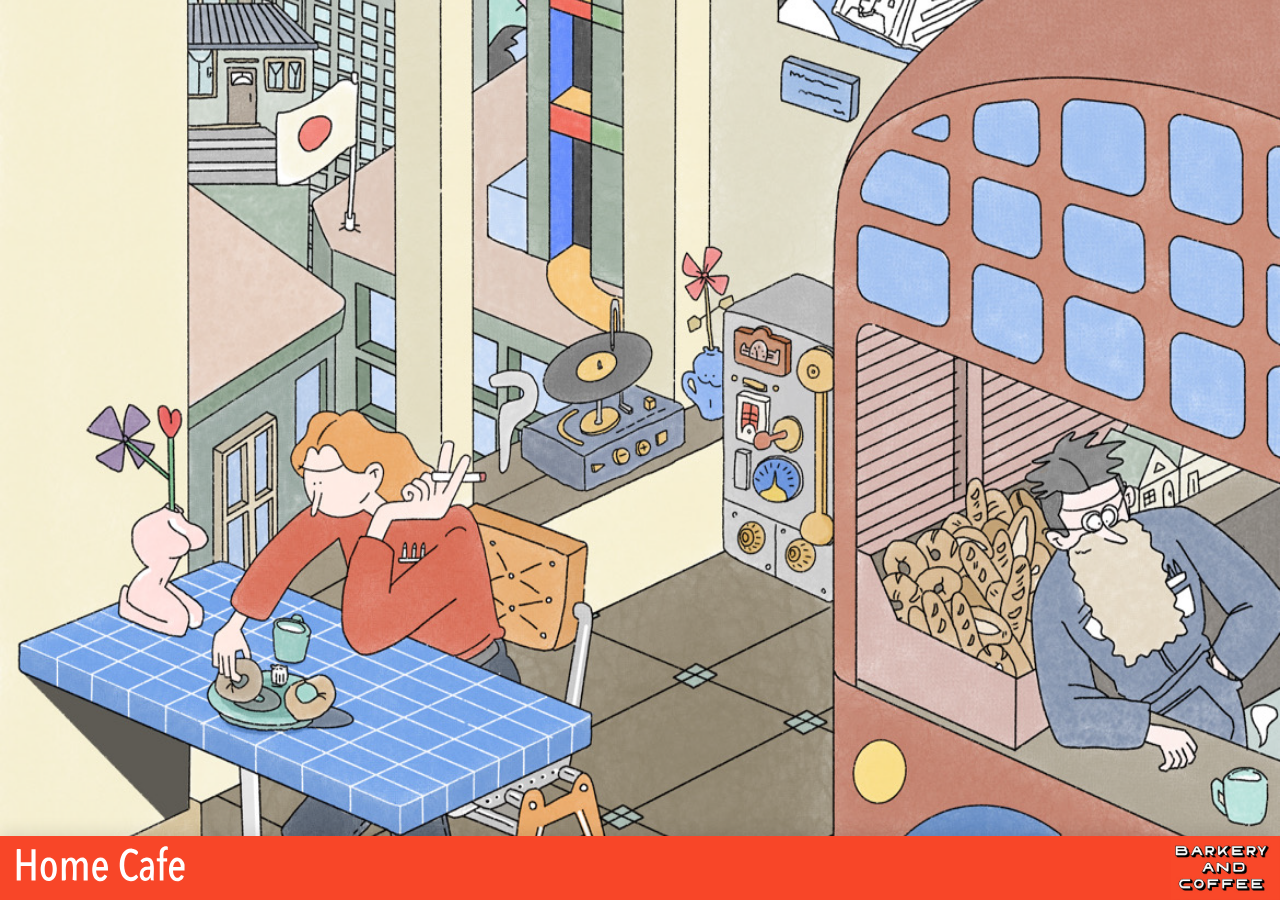
<file: index.html>
<!DOCTYPE html>
<html lang="ja">
<head>
    <meta charset="UTF-8">
    <meta name="viewport" content="width=device-width, initial-scale=1.0, maximum-scale=1.0, user-scalable=no">
    <title>Home Cafe</title>
    <link rel="stylesheet" href="css/style.css">
</head>
<body>

    <div class="viewport">
        
        <div id="flash-overlay" class="flash-overlay"></div>
        
        <button id="menu-trigger" class="menu-trigger">
            <span></span>
            <span></span>
            <span></span>
        </button>

        <nav id="menu-overlay" class="menu-overlay">
            <a href="#" class="overlay-link" id="lnk-greeting">ご挨拶</a>
            <a href="#" class="overlay-link" id="lnk-links">LINKS</a>
            <a href="#" class="overlay-link" id="lnk-menu" data-target-x="85%" data-target-y="50%">MENU</a>
            <a href="#" class="overlay-link" id="lnk-about" data-target-x="46%" data-target-y="30%">ABOUT</a>
        </nav>
        
        <div id="camera-stage" class="camera-stage is-zoomed">
            <img src="assets/images/main-visual.png" alt="Home Cafe" class="main-visual">

            <svg class="interactive-overlay" viewBox="0 0 1000 1400" preserveAspectRatio="xMidYMid slice">
                <circle id="area-record" class="clickable-path" cx="465" cy="405" r="65" />
                <path id="area-bakery" class="clickable-path" d="M 650,450 L 1000,450 L 1000,850 L 650,620 Z" />
            </svg>
        </div>

        <div class="bottom-banner">
            <img src="assets/images/homecafe.svg" alt="Home Cafe" class="banner-logo-left">
            <img src="assets/images/アートボード 1.svg" alt="Bakery and Coffee" class="banner-logo-right">
        </div>

        <div id="welcome-popup" class="welcome-popup">
            <div class="popup-content">
                <h2>『ハレの日の606』</h2>
                <p class="popup-feature">feat. WeThere Coffee</p>
                
                <p class="popup-sub">
                    ご来店いただきありがとうございます。<br>
                    本日は、1日限りの特別な間借り喫茶です。<br>
                    今日という日が、みなさんにとって<br>
                    ハッピーで心地よい時間となりますように☕
                </p>
                
                <p class="popup-signature">
                    [cafe 606] 高井豪士・風花<br>
                    [WeThere Coffee] 岡本千明
                </p>
                
                <div class="popup-close-hint">画面をタップして閉じる</div>
            </div>
        </div>

    </div>

    <script src="js/main.js"></script>
</body>
</html>
</file>
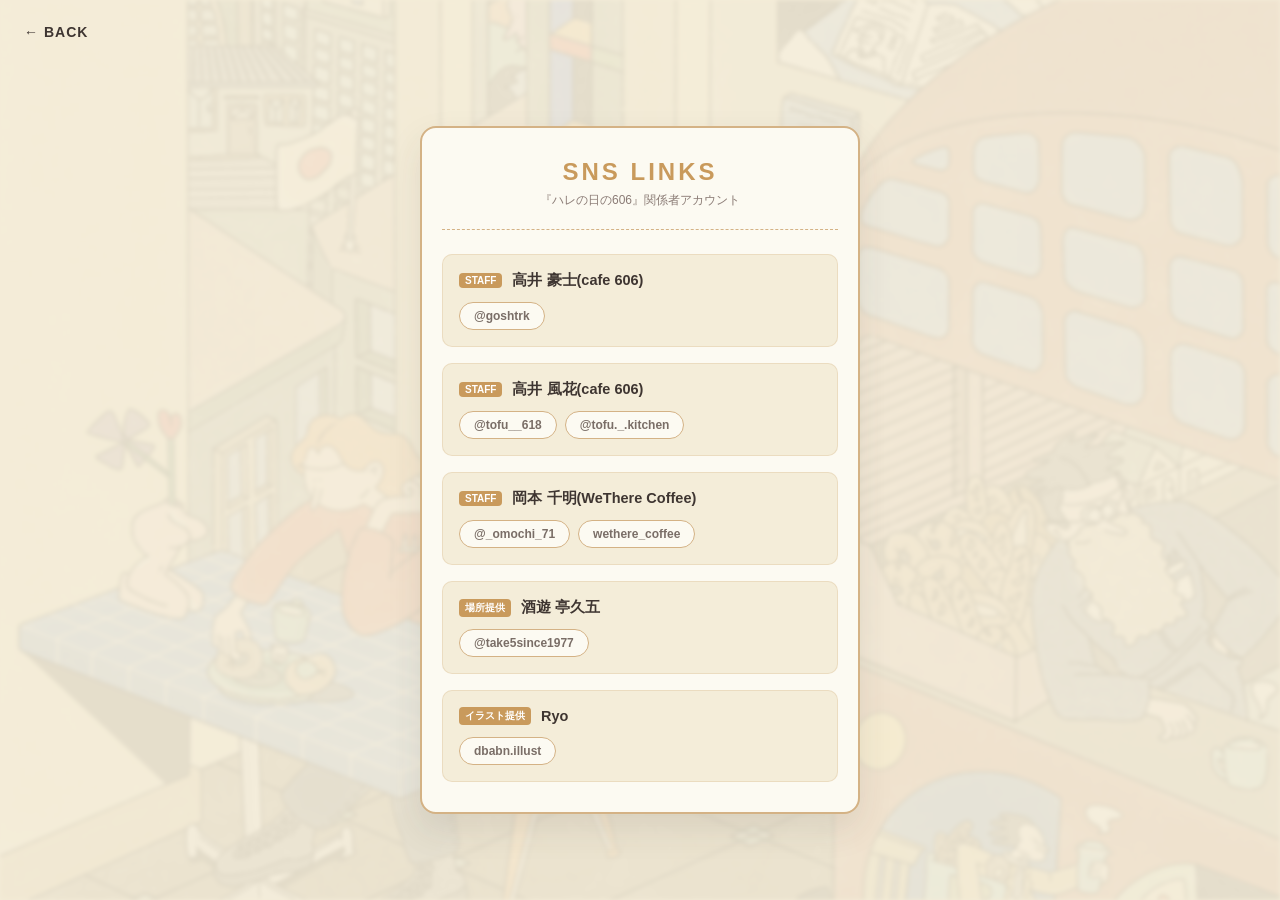
<file: links.html>
<!DOCTYPE html>
<html lang="ja">
<head>
    <meta charset="UTF-8">
    <meta name="viewport" content="width=device-width, initial-scale=1.0, maximum-scale=1.0, user-scalable=no">
    <title>SNS Links - ハレの日の606</title>
    <link rel="stylesheet" href="css/style.css">
</head>
<body class="links-page-body">

    <div class="links-page-bg">
        <img src="assets/images/main-visual.png" alt="Background" class="bg-image">
    </div>

    <div class="links-overlay">
        
        <a href="index.html" class="back-to-home">
            <span class="arrow">←</span> BACK
        </a>

        <div class="links-board">
            <div class="links-header">
                <h2>SNS LINKS</h2>
                <p class="links-sub">『ハレの日の606』関係者アカウント</p>
            </div>

            <div class="links-container">
                
                <div class="link-card">
                    <div class="card-profile">
                        <span class="member-role">STAFF</span>
                        <span class="member-name">高井 豪士(cafe 606)</span>
                    </div>
                    <div class="sns-links-group">
                        <a href="https://instagram.com/xxxxxx" target="_blank" class="sns-button instagram">@goshtrk</a>
                    </div>
                </div>

                <div class="link-card">
                    <div class="card-profile">
                        <span class="member-role">STAFF</span>
                        <span class="member-name">高井 風花(cafe 606)</span>
                    </div>
                    <div class="sns-links-group">
                        <a href="https://www.instagram.com/tofu__618/" target="_blank" class="sns-button instagram">@tofu__618</a>
                        <a href="https://www.instagram.com/tofu._.kitchen/" target="_blank" class="sns-button instagram">@tofu._.kitchen</a>
                    </div>
                </div>

                <div class="link-card">
                    <div class="card-profile">
                        <span class="member-role">STAFF</span>
                        <span class="member-name">岡本 千明(WeThere Coffee)</span>
                    </div>
                    <div class="sns-links-group">
                        <a href="https://www.instagram.com/_omochi_71/" target="_blank" class="sns-button instagram">@_omochi_71</a>
                        <a href="https://www.instagram.com/wethere_coffee/" target="_blank" class="sns-button instagram">wethere_coffee</a>
                    </div>
                </div>

                <div class="link-card">
                    <div class="card-profile">
                        <span class="member-role">場所提供</span>
                        <span class="member-name">酒遊 亭久五</span>
                    </div>
                    <div class="sns-links-group">
                        <a href="https://www.instagram.com/take5since1977/" target="_blank" class="sns-button instagram">@take5since1977</a>
                    </div>
                </div>
                
                <div class="link-card">
                    <div class="card-profile">
                        <span class="member-role">イラスト提供</span>
                        <span class="member-name">Ryo</span>
                    </div>
                    <div class="sns-links-group">
                        <a href="https://www.instagram.com/dbabn.illust/" target="_blank" class="sns-button instagram">dbabn.illust</a>
                    </div>
                </div>

            </div>

        </div>
    </div>

</body>
</html>
</file>
<file: css/style.css>
/* ==========================================
   基本スタイル & レスポンシブ設計
   ========================================== */
* {
    box-sizing: border-box;
    margin: 0;
    padding: 0;
}
body, html {
    width: 100%;
    height: 100%;
    overflow: hidden;
    background-color: #f4edd9;
    font-family: -apple-system, BlinkMacSystemFont, sans-serif;
}

/* 外枠（ウィンドウぴったりに固定） */
.viewport {
    position: relative;
    width: 100%;
    height: 100%;
    overflow: hidden;
    display: flex;
    justify-content: center;
    align-items: center;
}

/* 画像とSVGを載せるステージ（アスペクト比をイラスト基準に固定） */
.camera-stage {
    position: absolute;
    /* イラストの縦横比 (1000x1400) に合わせてサイズを定義 */
    width: 100vw;
    height: 140vw; 
    min-height: 100vh;
    min-width: 71.4vh; /* 1400:1000 の比率 */
    
    /* 初期演出終了後のデフォルト状態*/
    transform: scale(1) translate(0px, 0px);
    
    /* 初期演出や遷移リセット時の滑らかな速度 */
    transition: transform 3.0s cubic-bezier(0.25, 1, 0.5, 1);
    transform-origin: center center;
    cursor: grab;
    z-index: 5;
}

/* ドラッグ中はtransitionを切る */
.camera-stage.is-dragging {
    transition: none !important;
    cursor: grabbing;
}

/* 【初期状態】レコードプレーヤー周辺にドアップ（演出スタート時） */
.camera-stage.is-zoomed {
    transform: scale(2.8) translate(6%, 12%) !important;
}

/* 【ページ遷移時】超高速で特定の場所に突入するクラス */
.camera-stage.is-transitioning {
    transition: transform 0.65s cubic-bezier(0.6, -0.28, 0.735, 0.045) !important;
    transform: scale(3.5) !important;
}

/* 背景イラスト */
.main-visual {
    position: absolute;
    top: 0;
    left: 0;
    width: 100%;
    height: 100%;
    object-fit: fill;
    z-index: 1;
}

/* SVGクリッカブルレイヤー */
.interactive-overlay {
    position: absolute;
    top: 0;
    left: 0;
    width: 100%;
    height: 100%;
    z-index: 2;
    pointer-events: none;
}

.clickable-path {
    pointer-events: auto;
    cursor: pointer;
    fill: rgba(0, 0, 0, 0); 
    stroke: transparent;
}

/* ==========================================
   【追加】下部固定帯スタイル
   ========================================== */
.bottom-banner {
    position: absolute;
    bottom: 0;
    left: 0;
    width: 100%;
    height: 64px;             /* 帯の高さ（お好みに応じて変更してください） */
    background-color: #f84628; /* 指定色 */
    z-index: 80;               
    display: block;            
    padding: 0;                /* 縦いっぱいに合わせるため、上下のpaddingを0にします */
    box-shadow: 0 -4px 15px rgba(0, 0, 0, 0.1);
    pointer-events: auto;      
}

/* 左側：homecafe.svg */
.banner-logo-left {
    position: absolute;
    left: 0;                   /* 左端にぴったり合わせる場合（隙間を開けるなら 16px などに調整） */
    top: 0;
    height: 100%;              /* ★縦幅を帯にぴったり100%に合わせる */
    width: auto;               /* 横幅は比率を維持して自動計算 */
    object-fit: contain;       /* 画像が歪むのを防ぐ */
    object-position: left center; /* 左寄せで中央配置 */
}

/* 右側：アートボード 1.svg */
.banner-logo-right {
    position: absolute;
    right: 0;                  /* 右端にぴったり合わせる場合 */
    top: 0;
    height: 100%;              /* ★縦幅を帯にぴったり100%に合わせる */
    width: auto;               /* 横幅は比率を維持して自動計算 */
    object-fit: contain;       /* 画像が歪むのを防ぐ */
    object-position: right center; /* 右寄せで中央配置 */
}

/* ==========================================
   ハンバーガーボタン
   ========================================== */
.menu-trigger {
    position: absolute;
    top: 20px;
    right: 20px;
    width: 48px;
    height: 48px;
    background-color: rgba(226, 27, 34, 0.95);
    border: none;
    border-radius: 50%;
    z-index: 100;
    cursor: pointer;
    display: flex;
    flex-direction: column;
    justify-content: center;
    align-items: center;
    gap: 6px;
    box-shadow: 0 4px 10px rgba(0,0,0,0.15);
    opacity: 0;
    transform: scale(0.8);
    transition: opacity 0.8s ease, transform 0.8s ease, z-index 0.3s;
}

.menu-trigger.is-visible {
    opacity: 1;
    transform: scale(1);
}

.menu-trigger span {
    display: block;
    width: 22px;
    height: 2px;
    background-color: #ffffff;
    transition: transform 0.3s, opacity 0.3s;
}

.menu-trigger.is-active span:nth-child(1) { transform: translateY(8px) rotate(45deg); }
.menu-trigger.is-active span:nth-child(2) { opacity: 0; }
.menu-trigger.is-active span:nth-child(3) { transform: translateY(-8px) rotate(-45deg); }

/* ==========================================
   全画面メニューのオーバーレイ表示
   ========================================== */
.menu-overlay {
    position: absolute;
    top: 0;
    left: 0;
    width: 100%;
    height: 100%;
    background-color: rgba(244, 237, 217, 0.92); 
    z-index: 90;
    display: flex;
    flex-direction: column;
    justify-content: center;
    align-items: center;
    gap: 35px;
    opacity: 0;
    pointer-events: none;
    transition: opacity 0.2s ease-in-out;
}

.menu-overlay.is-open {
    opacity: 1;
    pointer-events: auto;
}

.overlay-link {
    font-size: 24px;
    font-weight: bold;
    color: #333333;
    text-decoration: none;
    letter-spacing: 3px;
    padding: 10px 20px;
    transition: color 0.2s, transform 0.2s;
}

.overlay-link:active {
    color: #e21b22;
    transform: scale(0.95);
}

/* ページ遷移直前のホワイトアウト */
.flash-overlay {
    position: fixed;
    top: 0;
    left: 0;
    width: 100vw;
    height: 100vh;
    background-color: #f4edd9;
    z-index: 9999;
    pointer-events: none;
    opacity: 0;
    transition: opacity 0.15s ease-in;
}
.flash-overlay.is-active {
    opacity: 1;
}
/* ==========================================
   お礼メッセージ ポップアップスタイル（間借り喫茶ナチュラルスタイル）
   ========================================== */
.welcome-popup {
    position: absolute;
    top: 0;
    left: 0;
    width: 100%;
    height: 100%;
    /* 背景の暗幕：珈琲をイメージした、少し赤みと温かみのある深めのダークブラウン（透過50%） */
    background-color: rgba(54, 47, 45, 0.5); 
    z-index: 200;                         
    display: flex;
    justify-content: center;
    align-items: center;
    opacity: 0;
    pointer-events: none;
    transition: opacity 0.5s ease;
    padding: 20px;
}

/* ポップアップ表示時 */
.welcome-popup.is-show {
    opacity: 1;
    pointer-events: auto;
}

/* メッセージカード本体 */
.popup-content {
    background-color: #fcfaf2;   /* 温かみのあるアイボリー・生成り紙のような白 */
    border: 2px solid #d4b285;    /* 枠線：真鍮やラテアートをイメージしたソフトゴールド */
    border-radius: 16px;          /* レトロで優しい印象の角丸 */
    padding: 35px 25px;
    text-align: center;
    max-width: 440px;             /* テキストの改行がスマホでも綺麗に収まる横幅 */
    width: 100%;
    box-shadow: 0 15px 35px rgba(54, 47, 45, 0.15);
    transform: scale(0.9);
    transition: transform 0.5s cubic-bezier(0.175, 0.885, 0.32, 1.15);
}

.welcome-popup.is-show .popup-content {
    transform: scale(1);
}

/* タイトル：『ハレの日の606』 */
.popup-content h2 {
    font-size: 22px;              /* 日本語が綺麗に見えるサイズに微調整 */
    color: #c99a5c;               
    margin-bottom: 6px;           /* feat. との距離を近づける */
    letter-spacing: 2px;          
    font-weight: 600;
}

/* 【追加】コラボ・クレジット部分 */
.popup-content .popup-feature {
    font-size: 14px;
    font-family: 'Georgia', serif; /* クラシックでおしゃれな英字フォント */
    color: #c99a5c;               /* タイトルと同じ色 */
    margin-bottom: 24px;          /* 本文との間に余白を作る */
    letter-spacing: 1px;
    font-weight: 500;
}

/* メインのメッセージ文章 */
.popup-content .popup-sub {
    font-size: 14px;
    color: #3e3531;               /* 珈琲色 */
    line-height: 2.1;             /* 行間をさらにゆったり広げて心地よさを演出 */
    font-weight: 600;             /* メッセージをしっかり読ませる太さに */
    margin-bottom: 30px;          
}
/* 【追加】署名（メンバー名）のスタイリング */
.popup-content .popup-signature {
    font-size: 12px;
    color: #7a6e67;               /* メイン文章より少し淡いココアブラウン */
    text-align: right;            /* 右寄せにしてカード全体のレイアウトにメリハリを */
    padding-right: 10px;          /* 右端にぴったりくっつきすぎない調整 */
    line-height: 1.6;
    font-weight: normal;
    letter-spacing: 0.5px;
}

/* タップを促す誘導テキスト */
.popup-close-hint {
    margin-top: 30px;
    font-size: 11px;
    color: #bfaea7;               /* 主張しすぎない淡いブラウングレー */
    letter-spacing: 1px;
    animation: pulse 2.0s infinite;
}

@keyframes pulse {
    0% { opacity: 0.5; }
    50% { opacity: 1; }
    100% { opacity: 0.5; }
}
/* ==========================================
   リンク集ページ（links.html）専用スタイル
   ========================================== */
html:has(body.links-page-body),
body.links-page-body {
    overflow-y: auto !important; /* links.htmlの時だけ縦スクロールを解禁 */
    height: auto !important;    
}
.links-overlay {
    position: absolute;
    top: 0;
    left: 0;
    width: 100%;
    min-height: 100vh;
    background-color: rgba(244, 237, 217, 0.90);
    z-index: 10;
    display: flex;
    justify-content: center;
    align-items: flex-start; /* 【修正】center から flex-start に変更（上の余白を保つため） */
    padding: 80px 16px 40px 16px;
}

/* 背景の固定表示 */
.links-page-bg {
    position: fixed;
    top: 0;
    left: 0;
    width: 100vw;
    height: 100vh;
    z-index: 1;
    overflow: hidden;
    background-color: #f4edd9;
    pointer-events: none; /* 【追加】背景画像がスクロールの邪魔をしないように透過 */
}
.links-page-bg .bg-image {
    width: 100%;
    height: 100%;
    object-fit: cover;
    filter: blur(2px);
}

.links-overlay {
    position: absolute;
    top: 0;
    left: 0;
    width: 100%;
    height: 100%;
    min-height: 100vh;
    background-color: rgba(244, 237, 217, 0.90);
    z-index: 10;
    display: flex;
    justify-content: center;
    align-items: center;
    padding: 80px 16px 40px 16px; /* スマホ用に横の余白を少し調整 */
    overflow-y: auto;
}

.back-to-home {
    position: fixed;
    top: 24px;
    left: 24px;
    font-size: 14px;
    font-weight: bold;
    color: #3e3531;
    text-decoration: none;
    letter-spacing: 1px;
    z-index: 100;
    display: flex;
    align-items: center;
    gap: 5px;
}
.back-to-home:active { color: #f84628; }

.links-board {
    max-width: 440px;
    width: 100%;
    background: #fcfaf2;
    border: 2px solid #d4b285;
    border-radius: 16px;
    padding: 30px 20px;
    box-shadow: 0 15px 35px rgba(54, 47, 45, 0.1);
    margin: auto;
}

.links-header {
    text-align: center;
    margin-bottom: 24px;
    border-bottom: 1px dashed #d4b285;
    padding-bottom: 20px;
}
.links-header h2 {
    font-size: 24px;
    color: #c99a5c;
    letter-spacing: 3px;
    margin-bottom: 6px;
}
.links-header .links-sub {
    font-size: 12px;
    color: #8a7b75;
}

.links-container {
    display: flex;
    flex-direction: column;
    gap: 16px; /* カード同士の縦の間隔 */
}

/* 【重要修正】複数アカウント対応カードレイアウト */
.link-card {
    display: flex;
    flex-direction: column;   /* 上に名前、下にSNSボタンという縦並び構造に変更 */
    gap: 12px;
    padding: 16px;
    background-color: #f4edd9;
    border-radius: 10px;
    border: 1px solid rgba(212, 178, 133, 0.3);
}

/* メンバー情報（肩書き＋名前）の並び */
.card-profile {
    display: flex;
    align-items: center;
    gap: 10px;
}
.link-card .member-role {
    font-size: 10px;
    font-weight: bold;
    color: #ffffff;
    background-color: #c99a5c;
    padding: 2px 6px;
    border-radius: 4px;
    white-space: nowrap;
}
.link-card .member-name {
    font-size: 14.5px;
    font-weight: 600;
    color: #3e3531;
}

/* SNSボタンを横並びにする（はみ出る場合は自動で折り返す）コンテナ */
.sns-links-group {
    display: flex;
    flex-wrap: wrap;          /* 横幅がいっぱいになったら自動で2行目に落とす */
    gap: 8px;                 /* ボタン同士の隙間 */
}

/* SNSボタンの共通デザイン */
.sns-button {
    font-size: 12px;
    font-weight: 600;
    text-decoration: none;
    padding: 6px 14px;
    border-radius: 20px;
    background-color: #fcfaf2; /* ボタンの背景はアイボリー */
    border: 1px solid #d4b285; /* 真鍮ゴールドの枠線 */
    color: #7a6e67;
    transition: background-color 0.2s, color 0.2s, transform 0.1s;
    display: inline-flex;
    align-items: center;
}

/* タップしたときのアニメーション効果 */
.sns-button:active {
    transform: scale(0.95);
    background-color: #e21b22; /* カフェの赤 */
    color: #ffffff;
    border-color: #e21b22;
}
</file>
